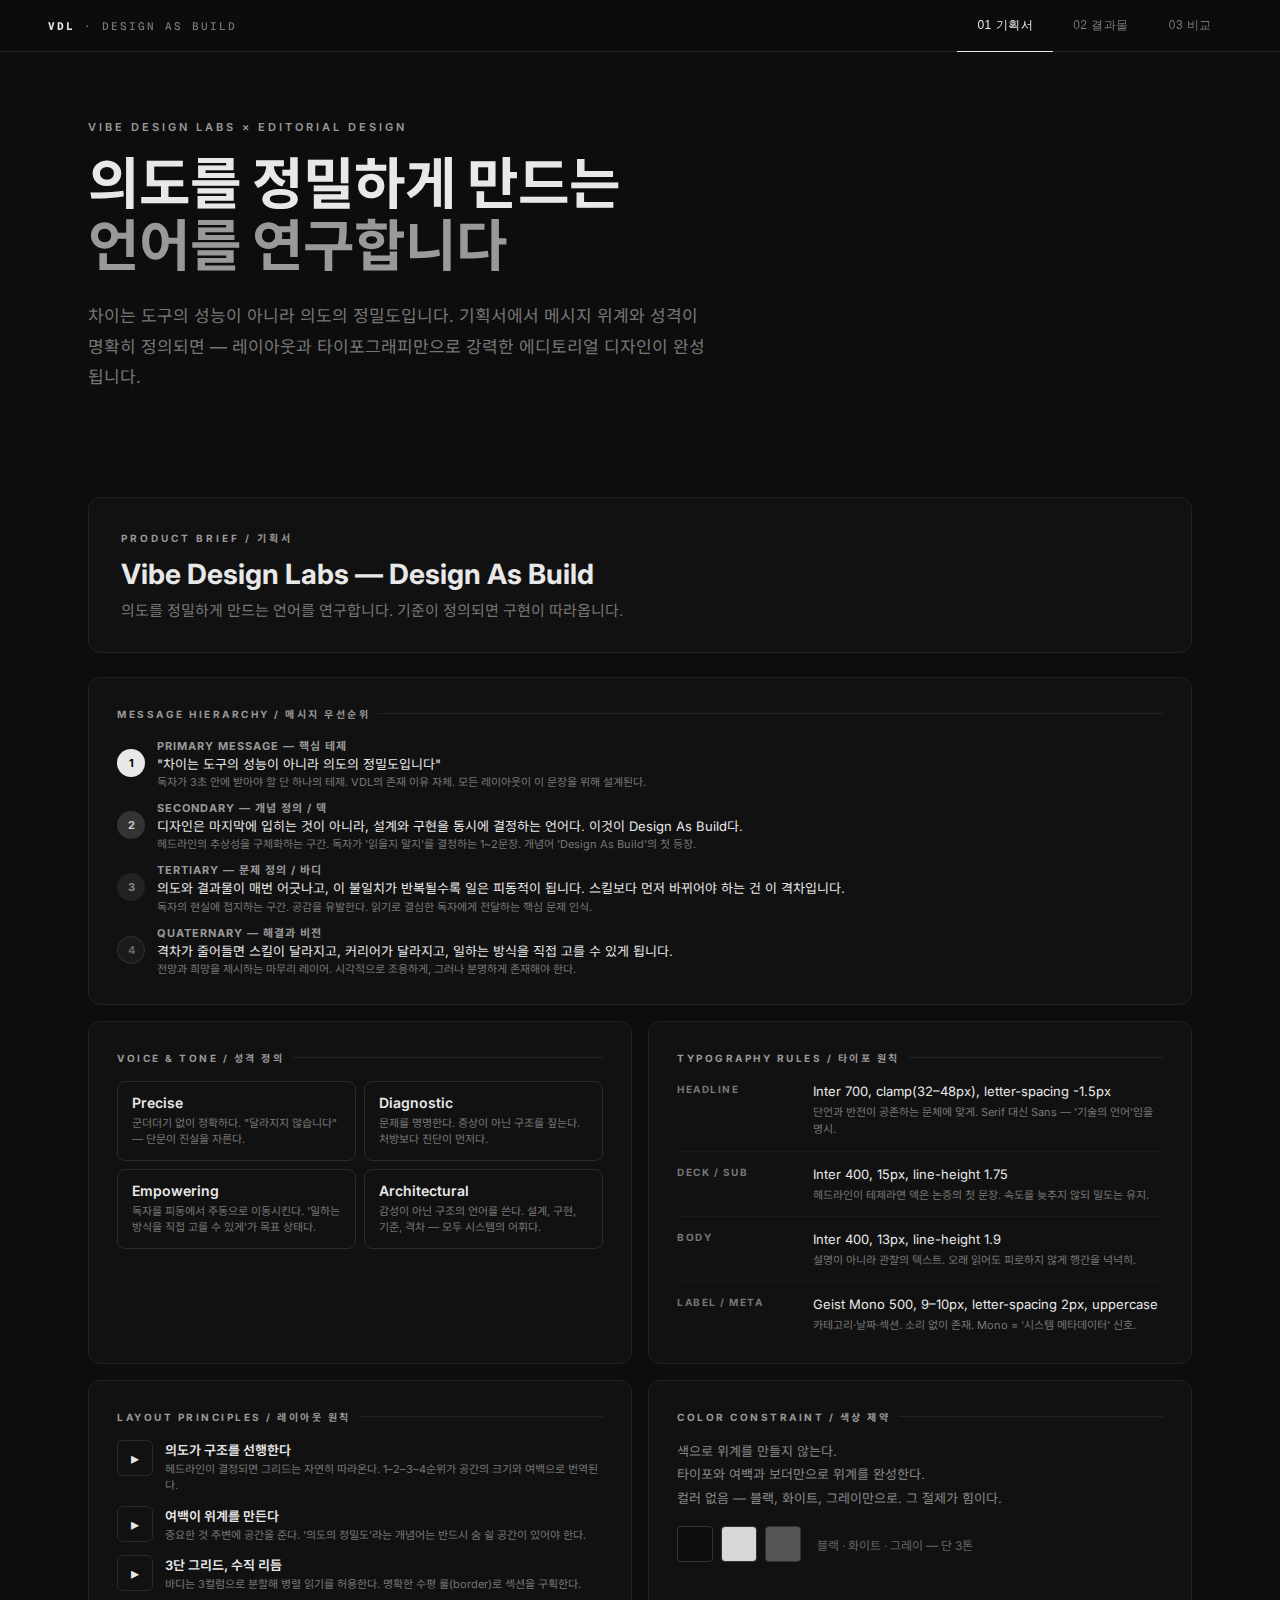
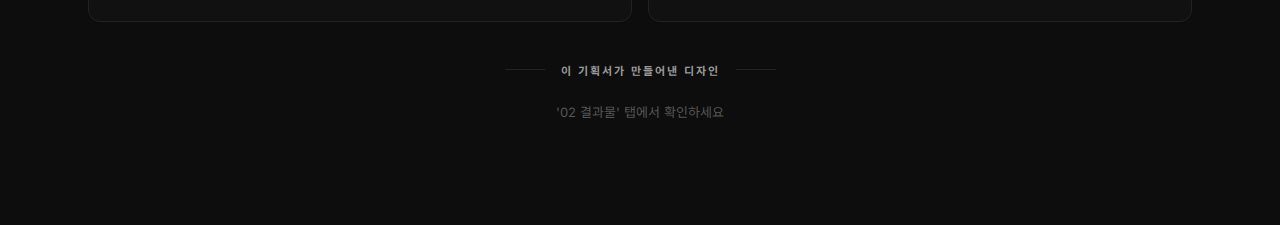
<file: templates/editorial_demo.html>
<!DOCTYPE html>
<html lang="ko">
<head>
  <meta charset="UTF-8" />
  <meta name="viewport" content="width=device-width, initial-scale=1.0" />
  <title>기획서 → 에디토리얼 디자인 데모</title>
  <link rel="preconnect" href="https://fonts.googleapis.com">
  <link rel="preconnect" href="https://fonts.gstatic.com" crossorigin>
  <link href="https://fonts.googleapis.com/css2?family=Noto+Sans+KR:wght@300;400;500;700&family=Inter:wght@300;400;500;600;700&family=Geist+Mono:wght@300;400;500&display=swap" rel="stylesheet">
  <style>
    /* ─────────────────────────────────────────
       META LAYER — 설명 UI (기획서 뷰어)
    ───────────────────────────────────────── */
    :root {
      --meta-bg: #0d0d0d;
      --meta-border: #222;
      --meta-text: #777;
      --meta-accent: #999;
      --meta-white: #e8e8e8;

      /* editorial palette — pure black & white, no color */
      --paper: #0e0e0e;
      --ink: #d8d8d8;
      --ink-mid: #808080;
      --ink-light: #3a3a3a;
      --rule: #1c1c1c;
      --accent-ed: #aaaaaa;
      --accent-glow: rgba(255, 255, 255, 0.04);
    }

    *, *::before, *::after { box-sizing: border-box; margin: 0; padding: 0; }

    html { scroll-behavior: smooth; }

    body {
      background: var(--meta-bg);
      color: var(--meta-white);
      font-family: 'Inter', 'Noto Sans KR', sans-serif;
      min-height: 100vh;
    }

    /* ── 인트로 섹션 ── */
    .intro {
      max-width: 1200px;
      margin: 0 auto;
      padding: 120px 48px 56px;
    }

    .intro-eyebrow {
      font-size: 11px;
      font-weight: 600;
      letter-spacing: 3px;
      text-transform: uppercase;
      color: var(--meta-accent);
      margin-bottom: 20px;
    }

    .intro-title {
      font-size: clamp(32px, 5vw, 56px);
      font-weight: 700;
      line-height: 1.1;
      color: var(--meta-white);
      margin-bottom: 24px;
      letter-spacing: -1px;
    }

    .intro-title span {
      color: var(--meta-accent);
    }

    .intro-desc {
      font-size: 17px;
      color: var(--meta-text);
      line-height: 1.8;
      max-width: 620px;
      margin-bottom: 48px;
    }

    /* ── 상단 고정 네비게이션 ── */
    .site-nav {
      position: fixed;
      top: 0;
      left: 0;
      right: 0;
      z-index: 100;
      background: rgba(13, 13, 13, 0.88);
      backdrop-filter: blur(12px);
      -webkit-backdrop-filter: blur(12px);
      border-bottom: 1px solid var(--meta-border);
      display: flex;
      align-items: center;
      justify-content: space-between;
      padding: 0 48px;
      height: 52px;
    }

    .site-nav-logo {
      font-family: 'Geist Mono', monospace;
      font-size: 11px;
      font-weight: 500;
      letter-spacing: 2px;
      text-transform: uppercase;
      color: var(--meta-text);
    }

    .site-nav-logo span {
      color: var(--meta-white);
      font-weight: 700;
    }

    .tab-nav {
      display: flex;
      gap: 0;
      align-items: center;
    }

    .tab-btn {
      padding: 0 20px;
      height: 52px;
      font-size: 12px;
      font-weight: 500;
      letter-spacing: 0.5px;
      background: transparent;
      border: none;
      color: var(--meta-text);
      cursor: pointer;
      transition: color 0.15s;
      position: relative;
      display: flex;
      align-items: center;
    }

    .tab-btn::after {
      content: '';
      position: absolute;
      bottom: 0;
      left: 0;
      right: 0;
      height: 1px;
      background: var(--meta-white);
      opacity: 0;
      transition: opacity 0.15s;
    }

    .tab-btn.active {
      color: var(--meta-white);
    }

    .tab-btn.active::after {
      opacity: 1;
    }

    .tab-btn:hover:not(.active) {
      color: #bbb;
    }

    /* ── 뷰 컨테이너 ── */
    .view { display: none; }
    .view.active { display: block; }

    /* ══════════════════════════════════════════
       기획서 뷰
    ══════════════════════════════════════════ */
    .brief-view {
      max-width: 1200px;
      margin: 0 auto;
      padding: 0 48px 80px;
      padding-top: 0;
    }

    .brief-header {
      border: 1px solid var(--meta-border);
      border-radius: 12px;
      padding: 32px;
      margin-bottom: 24px;
      background: #111;
    }

    .brief-label {
      font-size: 10px;
      font-weight: 700;
      letter-spacing: 3px;
      text-transform: uppercase;
      color: var(--meta-accent);
      margin-bottom: 12px;
    }

    .brief-product-name {
      font-size: 28px;
      font-weight: 700;
      color: var(--meta-white);
      margin-bottom: 8px;
    }

    .brief-tagline {
      font-size: 15px;
      color: var(--meta-text);
    }

    /* 기획서 섹션들 */
    .brief-grid {
      display: grid;
      grid-template-columns: 1fr 1fr;
      gap: 16px;
      margin-bottom: 16px;
    }

    @media (max-width: 640px) {
      .brief-grid { grid-template-columns: 1fr; }
    }

    .brief-card {
      border: 1px solid var(--meta-border);
      border-radius: 12px;
      padding: 28px;
      background: #111;
    }

    .brief-card.full {
      grid-column: 1 / -1;
    }

    .brief-card-label {
      font-size: 10px;
      font-weight: 700;
      letter-spacing: 2.5px;
      text-transform: uppercase;
      color: var(--meta-accent);
      margin-bottom: 16px;
      display: flex;
      align-items: center;
      gap: 8px;
    }

    .brief-card-label::after {
      content: '';
      flex: 1;
      height: 1px;
      background: var(--meta-border);
    }

    .brief-card h3 {
      font-size: 15px;
      font-weight: 600;
      color: var(--meta-white);
      margin-bottom: 8px;
    }

    .brief-card p {
      font-size: 13px;
      color: var(--meta-text);
      line-height: 1.7;
    }

    /* 하이어라키 시각화 */
    .hierarchy-list {
      display: flex;
      flex-direction: column;
      gap: 10px;
    }

    .hierarchy-item {
      display: flex;
      align-items: center;
      gap: 12px;
    }

    .h-rank {
      width: 28px;
      height: 28px;
      border-radius: 50%;
      display: flex;
      align-items: center;
      justify-content: center;
      font-size: 11px;
      font-weight: 700;
      flex-shrink: 0;
    }

    .h-rank.r1 { background: #e8e8e8; color: #000; }
    .h-rank.r2 { background: #333; color: #ccc; }
    .h-rank.r3 { background: #222; color: #888; }
    .h-rank.r4 { background: #1a1a1a; color: #666; border: 1px solid #333; }

    .h-content {
      flex: 1;
    }

    .h-role {
      font-size: 11px;
      font-weight: 700;
      letter-spacing: 1px;
      text-transform: uppercase;
      color: var(--meta-accent);
      margin-bottom: 2px;
    }

    .h-text {
      font-size: 13px;
      color: var(--meta-white);
      line-height: 1.4;
    }

    .h-note {
      font-size: 11px;
      color: var(--meta-text);
    }

    /* 성격 태그 */
    .tone-grid {
      display: grid;
      grid-template-columns: 1fr 1fr;
      gap: 8px;
    }

    .tone-item {
      border: 1px solid #2a2a2a;
      border-radius: 8px;
      padding: 12px 14px;
    }

    .tone-word {
      font-size: 14px;
      font-weight: 600;
      color: var(--meta-white);
      margin-bottom: 4px;
    }

    .tone-desc {
      font-size: 11px;
      color: var(--meta-text);
      line-height: 1.5;
    }

    /* 타이포 규칙 */
    .typo-rules {
      display: flex;
      flex-direction: column;
      gap: 12px;
    }

    .typo-rule {
      display: grid;
      grid-template-columns: 120px 1fr;
      gap: 16px;
      align-items: start;
      padding-bottom: 12px;
      border-bottom: 1px solid #1a1a1a;
    }

    .typo-rule:last-child { border-bottom: none; padding-bottom: 0; }

    .typo-role {
      font-size: 10px;
      font-weight: 700;
      letter-spacing: 1.5px;
      text-transform: uppercase;
      color: var(--meta-text);
      padding-top: 2px;
    }

    .typo-spec {
      font-size: 13px;
      color: var(--meta-white);
      line-height: 1.6;
    }

    .typo-spec em {
      display: block;
      font-size: 11px;
      color: var(--meta-text);
      font-style: normal;
      margin-top: 2px;
    }

    /* 레이아웃 규칙 */
    .layout-rules {
      display: flex;
      flex-direction: column;
      gap: 12px;
    }

    .layout-rule {
      display: flex;
      align-items: flex-start;
      gap: 12px;
    }

    .layout-icon {
      width: 36px;
      height: 36px;
      border: 1px solid #2a2a2a;
      border-radius: 6px;
      display: flex;
      align-items: center;
      justify-content: center;
      font-size: 16px;
      flex-shrink: 0;
    }

    .layout-text {
      flex: 1;
    }

    .layout-rule-name {
      font-size: 13px;
      font-weight: 600;
      color: var(--meta-white);
      margin-bottom: 2px;
    }

    .layout-rule-desc {
      font-size: 11px;
      color: var(--meta-text);
      line-height: 1.5;
    }

    /* ── 화살표 연결 ── */
    .arrow-connector {
      display: flex;
      justify-content: center;
      align-items: center;
      padding: 24px 0;
      gap: 16px;
    }

    .arrow-connector-line {
      height: 1px;
      width: 40px;
      background: var(--meta-border);
    }

    .arrow-connector-text {
      font-size: 11px;
      font-weight: 700;
      letter-spacing: 2px;
      text-transform: uppercase;
      color: var(--meta-accent);
    }

    /* ══════════════════════════════════════════
       에디토리얼 디자인 뷰 (실제 결과물 — 전체 화면)
    ══════════════════════════════════════════ */
    .design-view {
      max-width: 100%;
      margin: 0;
      padding: 0;
    }

    .design-frame {
      /* 프레임 없음 — 전체 너비 그대로 */
    }

    /* ══════════════════════════════════════════
       실제 에디토리얼 페이지 스타일 — Dark Monoline
    ══════════════════════════════════════════ */
    .editorial {
      background: var(--paper);
      color: var(--ink);
      font-family: 'Inter', 'Noto Sans KR', sans-serif;
    }

    /* 에디토리얼 헤더 */
    .ed-masthead {
      border-bottom: 1px solid var(--rule);
      padding: 18px 48px;
      display: grid;
      grid-template-columns: 1fr auto 1fr;
      align-items: center;
    }

    .ed-issue {
      font-family: 'Geist Mono', 'Courier New', monospace;
      font-size: 10px;
      font-weight: 400;
      letter-spacing: 1px;
      color: var(--ink-light);
    }

    .ed-logo {
      font-family: 'Inter', sans-serif;
      font-size: 15px;
      font-weight: 700;
      text-align: center;
      letter-spacing: 4px;
      text-transform: uppercase;
      color: var(--ink);
    }

    .ed-date {
      font-family: 'Geist Mono', 'Courier New', monospace;
      font-size: 10px;
      font-weight: 400;
      color: var(--ink-light);
      text-align: right;
    }

    /* 에디토리얼 히어로 */
    .ed-hero {
      padding: 56px 48px 48px;
      border-bottom: 1px solid var(--rule);
      display: grid;
      grid-template-columns: 1fr 300px;
      gap: 48px;
      align-items: start;
    }

    .ed-category {
      font-family: 'Geist Mono', 'Courier New', monospace;
      font-size: 10px;
      font-weight: 500;
      letter-spacing: 2px;
      text-transform: uppercase;
      color: var(--accent-ed);
      margin-bottom: 24px;
      display: flex;
      align-items: center;
      gap: 10px;
    }

    .ed-category::before {
      content: '';
      width: 6px;
      height: 6px;
      border-radius: 50%;
      background: var(--accent-ed);
      flex-shrink: 0;
    }

    .ed-headline {
      font-family: 'Inter', sans-serif;
      font-size: clamp(32px, 4vw, 48px);
      font-weight: 700;
      line-height: 1.08;
      letter-spacing: -1.5px;
      color: var(--ink);
      margin-bottom: 24px;
    }

    .ed-headline em {
      font-style: normal;
      color: var(--accent-ed);
      background: var(--accent-glow);
      padding: 0 4px;
      border-radius: 4px;
    }

    .ed-deck {
      font-family: 'Inter', sans-serif;
      font-size: 15px;
      font-weight: 400;
      line-height: 1.75;
      color: var(--ink-mid);
      margin-bottom: 32px;
      max-width: 480px;
    }

    .ed-byline-row {
      display: flex;
      align-items: center;
      gap: 12px;
      padding-top: 20px;
      border-top: 1px solid var(--rule);
    }

    .ed-byline-avatar {
      width: 32px;
      height: 32px;
      border-radius: 50%;
      border: 1px solid var(--rule);
      background: var(--accent-glow);
      display: flex;
      align-items: center;
      justify-content: center;
      color: var(--ink-mid);
      font-family: 'Inter', sans-serif;
      font-size: 12px;
      font-weight: 700;
    }

    .ed-byline-info {}

    .ed-byline-name {
      font-family: 'Inter', sans-serif;
      font-size: 12px;
      font-weight: 600;
      color: var(--ink);
    }

    .ed-byline-role {
      font-family: 'Geist Mono', monospace;
      font-size: 10px;
      color: var(--ink-light);
    }

    /* 사이드 메타 */
    .ed-side-meta {
      padding-top: 52px;
      display: flex;
      flex-direction: column;
      gap: 20px;
    }

    .ed-pull-quote {
      border: 1px solid var(--rule);
      border-left: 2px solid var(--ink-light);
      padding: 16px 20px;
      border-radius: 0 6px 6px 0;
      background: transparent;
    }

    .ed-pull-text {
      font-family: 'Inter', sans-serif;
      font-size: 14px;
      font-weight: 500;
      line-height: 1.6;
      color: var(--ink);
    }

    .ed-pull-attr {
      font-family: 'Geist Mono', monospace;
      font-size: 10px;
      color: var(--ink-light);
      margin-top: 10px;
    }

    .ed-key-facts {
      border: 1px solid var(--rule);
      padding: 20px;
      border-radius: 8px;
      background: #121212;
    }

    .ed-facts-label {
      font-family: 'Geist Mono', monospace;
      font-size: 9px;
      font-weight: 500;
      letter-spacing: 2px;
      text-transform: uppercase;
      color: var(--ink-light);
      margin-bottom: 16px;
    }

    .ed-fact-item {
      display: flex;
      flex-direction: column;
      gap: 3px;
      padding: 10px 0;
      border-bottom: 1px solid var(--rule);
    }

    .ed-fact-item:last-child { border-bottom: none; }

    .ed-fact-num {
      font-family: 'Inter', sans-serif;
      font-size: 28px;
      font-weight: 700;
      color: var(--ink);
      letter-spacing: -1px;
      line-height: 1;
    }

    .ed-fact-label {
      font-family: 'Inter', sans-serif;
      font-size: 11px;
      color: var(--ink-mid);
      line-height: 1.4;
    }

    /* 에디토리얼 바디 */
    .ed-body {
      padding: 40px 48px;
      display: grid;
      grid-template-columns: 1fr 1fr 1fr;
      gap: 32px;
      border-bottom: 1px solid var(--rule);
    }

    .ed-lead-para {
      font-family: 'Inter', sans-serif;
      font-size: 15px;
      font-weight: 400;
      line-height: 1.85;
      color: var(--ink);
    }

    /* drop cap — monoline 버전: 숫자 인덱스 */
    .ed-lead-para::before {
      content: '01';
      font-family: 'Geist Mono', monospace;
      font-size: 11px;
      font-weight: 500;
      color: var(--accent-ed);
      display: block;
      margin-bottom: 12px;
      letter-spacing: 1px;
    }

    .ed-body-para {
      font-family: 'Inter', sans-serif;
      font-size: 13px;
      font-weight: 400;
      line-height: 1.9;
      color: var(--ink-mid);
    }

    .ed-section-head {
      font-family: 'Geist Mono', 'Courier New', monospace;
      font-size: 9px;
      font-weight: 500;
      letter-spacing: 2px;
      text-transform: uppercase;
      color: var(--accent-ed);
      margin-bottom: 10px;
      margin-top: 20px;
    }

    .ed-section-head:first-child { margin-top: 0; }

    /* 에디토리얼 푸터 */
    .ed-footer {
      padding: 16px 48px;
      display: flex;
      align-items: center;
      justify-content: space-between;
      border-top: 1px solid var(--rule);
    }

    .ed-footer-left {
      font-family: 'Geist Mono', monospace;
      font-size: 10px;
      color: var(--ink-light);
    }

    .ed-footer-tags {
      display: flex;
      gap: 6px;
    }

    .ed-tag {
      font-family: 'Geist Mono', monospace;
      font-size: 9px;
      font-weight: 500;
      letter-spacing: 1px;
      text-transform: uppercase;
      border: 1px solid var(--rule);
      padding: 3px 8px;
      border-radius: 4px;
      color: var(--ink-light);
    }

    .ed-footer-page {
      font-family: 'Geist Mono', monospace;
      font-size: 12px;
      color: var(--ink-light);
    }

    /* ══════════════════════════════════════════
       비교 뷰 (split)
    ══════════════════════════════════════════ */
    .compare-view {
      max-width: 1400px;
      margin: 0 auto;
      padding: 0 48px 80px;
    }

    .compare-grid {
      display: grid;
      grid-template-columns: 1fr 1fr;
      gap: 24px;
    }

    @media (max-width: 900px) {
      .compare-grid { grid-template-columns: 1fr; }
    }

    .compare-panel {
      border: 1px solid var(--meta-border);
      border-radius: 12px;
      overflow: hidden;
    }

    .compare-panel-header {
      background: #111;
      padding: 16px 20px;
      border-bottom: 1px solid var(--meta-border);
      display: flex;
      align-items: center;
      justify-content: space-between;
    }

    .compare-panel-title {
      font-size: 11px;
      font-weight: 700;
      letter-spacing: 2px;
      text-transform: uppercase;
    }

    .compare-panel-title.brief-color { color: var(--meta-accent); }
    .compare-panel-title.design-color { color: #e8e8e8; }

    .compare-panel-body {
      padding: 24px;
      background: #0a0a0a;
    }

    /* 기획서 미니 뷰 */
    .mini-brief {}

    .mini-section {
      margin-bottom: 20px;
      padding-bottom: 20px;
      border-bottom: 1px solid #1a1a1a;
    }

    .mini-section:last-child { border-bottom: none; margin-bottom: 0; padding-bottom: 0; }

    .mini-label {
      font-size: 9px;
      font-weight: 700;
      letter-spacing: 2px;
      text-transform: uppercase;
      color: var(--meta-accent);
      margin-bottom: 10px;
    }

    .mini-h-item {
      display: flex;
      align-items: flex-start;
      gap: 10px;
      margin-bottom: 8px;
    }

    .mini-h-num {
      width: 20px;
      height: 20px;
      border-radius: 50%;
      font-size: 10px;
      font-weight: 700;
      display: flex;
      align-items: center;
      justify-content: center;
      flex-shrink: 0;
      margin-top: 1px;
    }

    .mini-h-num.n1 { background: #e8e8e8; color: #000; }
    .mini-h-num.n2 { background: #333; color: #ccc; }
    .mini-h-num.n3 { background: #222; color: #777; }

    .mini-h-text {
      font-size: 12px;
      color: var(--meta-white);
      line-height: 1.5;
    }

    .mini-h-note {
      font-size: 10px;
      color: var(--meta-text);
    }

    .mini-rule-item {
      display: flex;
      gap: 8px;
      margin-bottom: 6px;
      align-items: flex-start;
    }

    .mini-rule-bullet {
      width: 4px;
      height: 4px;
      border-radius: 50%;
      background: var(--meta-accent);
      margin-top: 6px;
      flex-shrink: 0;
    }

    .mini-rule-text {
      font-size: 12px;
      color: var(--meta-text);
      line-height: 1.5;
    }

    /* 에디토리얼 미니 뷰 - 스크롤 가능 */
    .compare-panel-body.design-body {
      padding: 0;
      background: #0b0b0b;
    }

    .mini-editorial {
      transform-origin: top left;
      transform: scale(0.45);
      width: 222%;
      pointer-events: none;
    }

    /* 어노테이션 */
    .annotation-list {
      padding: 16px 20px;
      background: #0a0a0a;
      border-top: 1px solid var(--meta-border);
      display: flex;
      flex-direction: column;
      gap: 8px;
    }

    .annotation-item {
      display: flex;
      gap: 10px;
      align-items: flex-start;
    }

    .annotation-num {
      width: 20px;
      height: 20px;
      border-radius: 50%;
      background: #e8e8e8;
      color: #000;
      font-size: 10px;
      font-weight: 700;
      display: flex;
      align-items: center;
      justify-content: center;
      flex-shrink: 0;
    }

    .annotation-text {
      font-size: 11px;
      color: var(--meta-text);
      line-height: 1.6;
    }

    .annotation-text strong {
      color: var(--meta-white);
    }

    /* ── 원칙 섹션 ── */
    .principles {
      max-width: 1400px;
      margin: 0 auto;
      padding: 0 48px 80px;
    }

    .principles-title {
      font-size: 13px;
      font-weight: 700;
      letter-spacing: 2px;
      text-transform: uppercase;
      color: var(--meta-text);
      margin-bottom: 24px;
      padding-top: 16px;
    }

    .principle-grid {
      display: grid;
      grid-template-columns: repeat(3, 1fr);
      gap: 16px;
    }

    @media (max-width: 640px) {
      .principle-grid { grid-template-columns: 1fr; }
    }

    .principle-card {
      border: 1px solid var(--meta-border);
      border-radius: 10px;
      padding: 24px;
      background: #0a0a0a;
    }

    .principle-num {
      font-family: 'DM Serif Display', serif;
      font-size: 36px;
      color: #222;
      line-height: 1;
      margin-bottom: 12px;
    }

    .principle-name {
      font-size: 14px;
      font-weight: 700;
      color: var(--meta-white);
      margin-bottom: 8px;
    }

    .principle-desc {
      font-size: 12px;
      color: var(--meta-text);
      line-height: 1.7;
    }

    .principle-example {
      margin-top: 12px;
      padding: 10px 12px;
      background: #111;
      border-radius: 6px;
      font-size: 11px;
      color: var(--meta-accent);
      border-left: 2px solid var(--meta-accent);
    }

    /* ── 반응형 에디토리얼 ── */
    @media (max-width: 760px) {
      .ed-masthead { padding: 16px 24px; }
      .ed-hero { grid-template-columns: 1fr; padding: 32px 24px; }
      .ed-side-meta { padding-top: 0; }
      .ed-body { grid-template-columns: 1fr; padding: 28px 24px; }
      .ed-footer { padding: 20px 24px; }
      .brief-view, .design-view { padding: 0 24px 60px; }
    }

    @media (max-width: 500px) {
      .ed-logo { font-size: 14px; letter-spacing: 3px; }
      .intro { padding: 48px 20px 32px; }
      .tab-nav { width: 100%; }
      .tab-btn { flex: 1; padding: 12px 12px; font-size: 12px; }
    }
  </style>
</head>
<body>

  <!-- ── 상단 고정 nav ── -->
  <nav class="site-nav">
    <div class="site-nav-logo"><span>VDL</span> · Design As Build</div>
    <div class="tab-nav" role="tablist">
      <button class="tab-btn active" onclick="switchView('brief')" role="tab">01 기획서</button>
      <button class="tab-btn" onclick="switchView('design')" role="tab">02 결과물</button>
      <button class="tab-btn" onclick="switchView('compare')" role="tab">03 비교</button>
    </div>
  </nav>

  <!-- ── 인트로 ── -->
  <div class="intro" id="section-intro">
    <div class="intro-eyebrow">Vibe Design Labs × Editorial Design</div>
    <h1 class="intro-title">
      의도를 정밀하게 만드는<br><span>언어를 연구합니다</span>
    </h1>
    <p class="intro-desc">
      차이는 도구의 성능이 아니라 의도의 정밀도입니다.
      기획서에서 메시지 위계와 성격이 명확히 정의되면 —
      레이아웃과 타이포그래피만으로 강력한 에디토리얼 디자인이 완성됩니다.
    </p>
  </div>

  <!-- ══════════════════════════════════════════
       01 기획서 뷰
  ══════════════════════════════════════════ -->
  <div class="view brief-view active" id="view-brief">

    <div class="brief-header">
      <div class="brief-label">Product Brief / 기획서</div>
      <div class="brief-product-name">Vibe Design Labs — Design As Build</div>
      <div class="brief-tagline">의도를 정밀하게 만드는 언어를 연구합니다. 기준이 정의되면 구현이 따라옵니다.</div>
    </div>

    <!-- 메시지 하이어라키 -->
    <div class="brief-card full" style="margin-bottom:16px;">
      <div class="brief-card-label">Message Hierarchy / 메시지 우선순위</div>
      <div class="hierarchy-list">

        <div class="hierarchy-item">
          <div class="h-rank r1">1</div>
          <div class="h-content">
            <div class="h-role">Primary Message — 핵심 테제</div>
            <div class="h-text">"차이는 도구의 성능이 아니라 의도의 정밀도입니다"</div>
            <div class="h-note">독자가 3초 안에 받아야 할 단 하나의 테제. VDL의 존재 이유 자체. 모든 레이아웃이 이 문장을 위해 설계된다.</div>
          </div>
        </div>

        <div class="hierarchy-item">
          <div class="h-rank r2">2</div>
          <div class="h-content">
            <div class="h-role">Secondary — 개념 정의 / 덱</div>
            <div class="h-text">디자인은 마지막에 입히는 것이 아니라, 설계와 구현을 동시에 결정하는 언어다. 이것이 Design As Build다.</div>
            <div class="h-note">헤드라인의 추상성을 구체화하는 구간. 독자가 '읽을지 말지'를 결정하는 1~2문장. 개념어 'Design As Build'의 첫 등장.</div>
          </div>
        </div>

        <div class="hierarchy-item">
          <div class="h-rank r3">3</div>
          <div class="h-content">
            <div class="h-role">Tertiary — 문제 정의 / 바디</div>
            <div class="h-text">의도와 결과물이 매번 어긋나고, 이 불일치가 반복될수록 일은 피동적이 됩니다. 스킬보다 먼저 바뀌어야 하는 건 이 격차입니다.</div>
            <div class="h-note">독자의 현실에 접지하는 구간. 공감을 유발한다. 읽기로 결심한 독자에게 전달하는 핵심 문제 인식.</div>
          </div>
        </div>

        <div class="hierarchy-item">
          <div class="h-rank r4">4</div>
          <div class="h-content">
            <div class="h-role">Quaternary — 해결과 비전</div>
            <div class="h-text">격차가 줄어들면 스킬이 달라지고, 커리어가 달라지고, 일하는 방식을 직접 고를 수 있게 됩니다.</div>
            <div class="h-note">전망과 희망을 제시하는 마무리 레이어. 시각적으로 조용하게, 그러나 분명하게 존재해야 한다.</div>
          </div>
        </div>

      </div>
    </div>

    <div class="brief-grid">
      <!-- 보이스 & 톤 -->
      <div class="brief-card">
        <div class="brief-card-label">Voice & Tone / 성격 정의</div>
        <div class="tone-grid">
          <div class="tone-item">
            <div class="tone-word">Precise</div>
            <div class="tone-desc">군더더기 없이 정확하다. "달라지지 않습니다" — 단문이 진실을 자른다.</div>
          </div>
          <div class="tone-item">
            <div class="tone-word">Diagnostic</div>
            <div class="tone-desc">문제를 명명한다. 증상이 아닌 구조를 짚는다. 처방보다 진단이 먼저다.</div>
          </div>
          <div class="tone-item">
            <div class="tone-word">Empowering</div>
            <div class="tone-desc">독자를 피동에서 주동으로 이동시킨다. '일하는 방식을 직접 고를 수 있게'가 목표 상태다.</div>
          </div>
          <div class="tone-item">
            <div class="tone-word">Architectural</div>
            <div class="tone-desc">감성이 아닌 구조의 언어를 쓴다. 설계, 구현, 기준, 격차 — 모두 시스템의 어휘다.</div>
          </div>
        </div>
      </div>

      <!-- 타이포그래피 원칙 -->
      <div class="brief-card">
        <div class="brief-card-label">Typography Rules / 타이포 원칙</div>
        <div class="typo-rules">
          <div class="typo-rule">
            <div class="typo-role">Headline</div>
            <div class="typo-spec">
              Inter 700, clamp(32–48px), letter-spacing -1.5px
              <em>단언과 반전이 공존하는 문체에 맞게. Serif 대신 Sans — '기술의 언어'임을 명시.</em>
            </div>
          </div>
          <div class="typo-rule">
            <div class="typo-role">Deck / Sub</div>
            <div class="typo-spec">
              Inter 400, 15px, line-height 1.75
              <em>헤드라인이 테제라면 덱은 논증의 첫 문장. 속도를 늦추지 않되 밀도는 유지.</em>
            </div>
          </div>
          <div class="typo-rule">
            <div class="typo-role">Body</div>
            <div class="typo-spec">
              Inter 400, 13px, line-height 1.9
              <em>설명이 아니라 관찰의 텍스트. 오래 읽어도 피로하지 않게 행간을 넉넉히.</em>
            </div>
          </div>
          <div class="typo-rule">
            <div class="typo-role">Label / Meta</div>
            <div class="typo-spec">
              Geist Mono 500, 9–10px, letter-spacing 2px, uppercase
              <em>카테고리·날짜·섹션. 소리 없이 존재. Mono = '시스템 메타데이터' 신호.</em>
            </div>
          </div>
        </div>
      </div>

      <!-- 레이아웃 원칙 -->
      <div class="brief-card">
        <div class="brief-card-label">Layout Principles / 레이아웃 원칙</div>
        <div class="layout-rules">
          <div class="layout-rule">
            <div class="layout-icon">▸</div>
            <div class="layout-text">
              <div class="layout-rule-name">의도가 구조를 선행한다</div>
              <div class="layout-rule-desc">헤드라인이 결정되면 그리드는 자연히 따라온다. 1–2–3–4순위가 공간의 크기와 여백으로 번역된다.</div>
            </div>
          </div>
          <div class="layout-rule">
            <div class="layout-icon">▸</div>
            <div class="layout-text">
              <div class="layout-rule-name">여백이 위계를 만든다</div>
              <div class="layout-rule-desc">중요한 것 주변에 공간을 준다. '의도의 정밀도'라는 개념어는 반드시 숨 쉴 공간이 있어야 한다.</div>
            </div>
          </div>
          <div class="layout-rule">
            <div class="layout-icon">▸</div>
            <div class="layout-text">
              <div class="layout-rule-name">3단 그리드, 수직 리듬</div>
              <div class="layout-rule-desc">바디는 3컬럼으로 분할해 병렬 읽기를 허용한다. 명확한 수평 룰(border)로 섹션을 구획한다.</div>
            </div>
          </div>
        </div>
      </div>

      <!-- 색상 제약 -->
      <div class="brief-card">
        <div class="brief-card-label">Color Constraint / 색상 제약</div>
        <p style="font-size:13px; color:#888; line-height:1.8; margin-bottom:16px;">
          색으로 위계를 만들지 않는다.<br>
          타이포와 여백과 보더만으로 위계를 완성한다.<br>
          컬러 없음 — 블랙, 화이트, 그레이만으로. 그 절제가 힘이다.
        </p>
        <div style="display:flex; gap:8px; align-items:center;">
          <div style="width:36px;height:36px;border-radius:4px;background:#0e0e0e;border:1px solid #333;"></div>
          <div style="width:36px;height:36px;border-radius:4px;background:#d8d8d8;border:1px solid #333;"></div>
          <div style="width:36px;height:36px;border-radius:4px;background:#555555;border:1px solid #333;"></div>
          <div style="font-size:12px;color:#666;margin-left:8px;">블랙 · 화이트 · 그레이 — 단 3톤</div>
        </div>
      </div>
    </div>

    <div class="arrow-connector">
      <div class="arrow-connector-line"></div>
      <div class="arrow-connector-text">이 기획서가 만들어낸 디자인</div>
      <div class="arrow-connector-line"></div>
    </div>

    <p style="text-align:center; font-size:13px; color:#555; margin-bottom:24px;">
      '02 결과물' 탭에서 확인하세요
    </p>

  </div>

  <!-- ══════════════════════════════════════════
       02 에디토리얼 결과물 뷰
  ══════════════════════════════════════════ -->
  <div class="view design-view" id="view-design">
    <div class="design-frame">

      <!-- 에디토리얼 페이지 -->
      <div class="editorial" id="editorial-main">

        <!-- 마스트헤드 -->
        <div class="ed-masthead">
          <div class="ed-issue">Vol. 01 · No. 1</div>
          <div class="ed-logo">VDL</div>
          <div class="ed-date">Feb 22, 2026</div>
        </div>

        <!-- 히어로 -->
        <div class="ed-hero">
          <div class="ed-hero-main">
            <div class="ed-category">Design × Methodology</div>
            <h1 class="ed-headline">
              차이는 도구의 성능이 아니라<br><em>의도의 정밀도</em>입니다
            </h1>
            <p class="ed-deck">
              프롬프트를 고치는 것이 아니라 의도를 설계하는 것.
              디자인을 나중에 입히는 것이 아니라 구현과 동시에 결정하는 것 —
              이것이 VDL이 말하는 Design As Build다.
            </p>
            <div class="ed-byline-row">
              <div class="ed-byline-avatar">V</div>
              <div class="ed-byline-info">
                <div class="ed-byline-name">Vibe Design Labs</div>
                <div class="ed-byline-role">Design × Methodology · Manifesto</div>
              </div>
            </div>
          </div>

          <div class="ed-side-meta">
            <div class="ed-pull-quote">
              <div class="ed-pull-text">
                "기준이 정의되면<br>구현이 따라옵니다."
              </div>
              <div class="ed-pull-attr">— Vibe Design Labs</div>
            </div>

            <div class="ed-key-facts">
              <div class="ed-facts-label">Key Numbers</div>
              <div class="ed-fact-item">
                <div class="ed-fact-num">∞</div>
                <div class="ed-fact-label">더 좋은 도구를 기다리며 낭비된 반복의 횟수</div>
              </div>
              <div class="ed-fact-item">
                <div class="ed-fact-num">1</div>
                <div class="ed-fact-label">먼저 정의해야 할 것 — 의도의 정밀도</div>
              </div>
              <div class="ed-fact-item">
                <div class="ed-fact-num">3</div>
                <div class="ed-fact-label">격차가 줄면 달라지는 것 — 스킬, 커리어, 일하는 방식</div>
              </div>
            </div>
          </div>
        </div>

        <!-- 바디 -->
        <div class="ed-body">
          <div>
            <p class="ed-lead-para">
              프롬프트를 쓰고 엔터를 누릅니다. 거의 맞는 것 같지만 아쉬운 부분이 남습니다. 더 좋은 도구가 나오면 달라질 거라고 생각합니다. 달라지지 않습니다. 문제는 도구의 성능이 아니라 의도의 정밀도에 있기 때문입니다.
            </p>
          </div>
          <div>
            <div class="ed-section-head">Principle — Design As Build</div>
            <p class="ed-body-para">
              대부분 일단 만들고, 디자인은 나중에 다듬으려 합니다. 순서가 반대입니다. 디자인은 마지막에 입히는 것이 아니라, 설계와 구현을 동시에 결정하는 언어입니다. 기준이 정의되면 구현이 따라옵니다. 이것이 Design As Build입니다.
            </p>
          </div>
          <div>
            <div class="ed-section-head">Outcome — 격차를 줄인다</div>
            <p class="ed-body-para">
              각자의 전문성으로 설계한 의도와 결과물이 매번 어긋납니다. 이 불일치가 반복될수록 일은 피동적이 됩니다. 격차가 줄어들면 스킬이 달라지고, 커리어가 달라지고, 일하는 방식을 직접 고를 수 있게 됩니다.
            </p>
          </div>
        </div>

        <!-- 푸터 -->
        <div class="ed-footer">
          <div class="ed-footer-left">© 2026 Vibe Design Labs · The Vibe Standard</div>
          <div class="ed-footer-tags">
            <span class="ed-tag">Design</span>
            <span class="ed-tag">Methodology</span>
            <span class="ed-tag">Build</span>
          </div>
          <div class="ed-footer-page">01</div>
        </div>

      </div>
    </div>
  </div>

  <!-- ══════════════════════════════════════════
       03 비교 뷰
  ══════════════════════════════════════════ -->
  <div class="view compare-view" id="view-compare">
    <div class="compare-grid">

      <!-- 기획서 패널 -->
      <div class="compare-panel">
        <div class="compare-panel-header">
          <div class="compare-panel-title brief-color">01 기획서 — 메시지 정의</div>
        </div>
        <div class="compare-panel-body">
          <div class="mini-brief">

            <div class="mini-section">
              <div class="mini-label">Message Hierarchy</div>
              <div class="mini-h-item">
                <div class="mini-h-num n1">1</div>
                <div>
                  <div class="mini-h-text">핵심 테제 — Inter 700, -1.5px 자간</div>
                  <div class="mini-h-note">"차이는 도구가 아닌 의도의 정밀도"</div>
                </div>
              </div>
              <div class="mini-h-item">
                <div class="mini-h-num n2">2</div>
                <div>
                  <div class="mini-h-text">개념 정의 — Inter 400, 15px, 1.75행간</div>
                  <div class="mini-h-note">Design As Build 첫 등장</div>
                </div>
              </div>
              <div class="mini-h-item">
                <div class="mini-h-num n3">3</div>
                <div>
                  <div class="mini-h-text">문제·비전 — Inter 400, 13px, 1.9행간</div>
                  <div class="mini-h-note">격차, 공감, 전망</div>
                </div>
              </div>
            </div>

            <div class="mini-section">
              <div class="mini-label">Voice & Tone</div>
              <div class="mini-rule-item">
                <div class="mini-rule-bullet"></div>
                <div class="mini-rule-text">Precise — 단문이 진실을 자른다</div>
              </div>
              <div class="mini-rule-item">
                <div class="mini-rule-bullet"></div>
                <div class="mini-rule-text">Diagnostic — 증상 아닌 구조를 짚는다</div>
              </div>
              <div class="mini-rule-item">
                <div class="mini-rule-bullet"></div>
                <div class="mini-rule-text">Architectural — 설계·구현·기준의 어휘</div>
              </div>
            </div>

            <div class="mini-section">
              <div class="mini-label">Layout & Color</div>
              <div class="mini-rule-item">
                <div class="mini-rule-bullet"></div>
                <div class="mini-rule-text">의도가 구조를 선행 — 위계 → 그리드</div>
              </div>
              <div class="mini-rule-item">
                <div class="mini-rule-bullet"></div>
                <div class="mini-rule-text">여백 = 중요성. 색이 아닌 공간으로</div>
              </div>
              <div class="mini-rule-item">
                <div class="mini-rule-bullet"></div>
                <div class="mini-rule-text">인디고 단 1색 — 강조어·도트·섹션만</div>
              </div>
            </div>

          </div>
        </div>
      </div>

      <!-- 결과물 패널 -->
      <div class="compare-panel">
        <div class="compare-panel-header">
          <div class="compare-panel-title design-color">02 결과물 — 레이아웃 + 타이포만으로</div>
        </div>
        <div class="compare-panel-body design-body" style="overflow:hidden; height:460px;">
          <div class="mini-editorial">
            <div class="editorial">
              <div class="ed-masthead">
                <div class="ed-issue">Vol. 01 · No. 1</div>
                <div class="ed-logo">VDL</div>
                <div class="ed-date">Feb 22, 2026</div>
              </div>
              <div class="ed-hero">
                <div class="ed-hero-main">
                  <div class="ed-category">Design × Methodology</div>
                  <h1 class="ed-headline">차이는 도구의 성능이 아니라<br><em>의도의 정밀도</em>입니다</h1>
                  <p class="ed-deck">프롬프트를 고치는 것이 아니라 의도를 설계하는 것. 디자인을 나중에 입히는 것이 아니라 구현과 동시에 결정하는 것 — 이것이 Design As Build다.</p>
                  <div class="ed-byline-row">
                    <div class="ed-byline-avatar">V</div>
                    <div class="ed-byline-info">
                      <div class="ed-byline-name">Vibe Design Labs</div>
                      <div class="ed-byline-role">Design × Methodology</div>
                    </div>
                  </div>
                </div>
                <div class="ed-side-meta">
                  <div class="ed-pull-quote">
                    <div class="ed-pull-text">"기준이 정의되면 구현이 따라옵니다."</div>
                    <div class="ed-pull-attr">— Vibe Design Labs</div>
                  </div>
                  <div class="ed-key-facts">
                    <div class="ed-facts-label">Key Numbers</div>
                    <div class="ed-fact-item">
                      <div class="ed-fact-num">∞</div>
                      <div class="ed-fact-label">도구를 기다리며 낭비된 반복</div>
                    </div>
                    <div class="ed-fact-item">
                      <div class="ed-fact-num">1</div>
                      <div class="ed-fact-label">먼저 정의해야 할 것</div>
                    </div>
                  </div>
                </div>
              </div>
            </div>
          </div>
        </div>
        <div class="annotation-list">
          <div class="annotation-item">
            <div class="annotation-num">1</div>
            <div class="annotation-text"><strong>마스트헤드</strong> — Geist Mono 메타 + Inter 700 로고. 기획서 "Architectural" 톤 반영.</div>
          </div>
          <div class="annotation-item">
            <div class="annotation-num">2</div>
            <div class="annotation-text"><strong>헤드라인 em 강조</strong> — "의도의 정밀도"에만 인디고. 기획서 1순위 메시지를 시각 언어로 번역.</div>
          </div>
          <div class="annotation-item">
            <div class="annotation-num">3</div>
            <div class="annotation-text"><strong>Key Numbers ∞·1·3</strong> — 수치 없는 개념을 숫자로 번역. 기획서 4순위 메시지의 시각화.</div>
          </div>
          <div class="annotation-item">
            <div class="annotation-num">4</div>
            <div class="annotation-text"><strong>3단 그리드 바디</strong> — Problem·Principle·Outcome. 기획서 위계 3·4순위가 컬럼으로 구현됨.</div>
          </div>
        </div>
      </div>

    </div>

    <!-- 원칙 섹션 -->
    <div class="principles" style="padding-top: 40px;">
      <div class="principles-title">핵심 원칙 — Design As Build가 말하는 것</div>
      <div class="principle-grid">
        <div class="principle-card">
          <div class="principle-num">01</div>
          <div class="principle-name">의도가 구조를 선행한다</div>
          <div class="principle-desc">
            우선순위가 명확하면 레이아웃은 자연스럽게 따라온다.
            기획서의 1순위 메시지가 헤드라인 크기와 위치를 결정한다.
          </div>
          <div class="principle-example">기획서 1순위 → Inter 700 대형 → 인디고 em 강조</div>
        </div>
        <div class="principle-card">
          <div class="principle-num">02</div>
          <div class="principle-name">성격이 폰트를 선택한다</div>
          <div class="principle-desc">
            "Precise, Diagnostic, Architectural"이라는 성격 정의가
            Geist Mono + Inter 조합과 단언형 단문 구조를 결정했다.
          </div>
          <div class="principle-example">Architectural + Precise → Inter 700 + Geist Mono</div>
        </div>
        <div class="principle-card">
          <div class="principle-num">03</div>
          <div class="principle-name">기준이 정의되면 구현이 따라온다</div>
          <div class="principle-desc">
            색상 제약, 타이포 위계, 그리드 규칙이 기획서에 정의되면
            AI는 해석할 여지 없이 정확하게 구현한다.
          </div>
          <div class="principle-example">기획서 완성 → 프롬프트 1회 → 결과물 일치</div>
        </div>
      </div>
    </div>

  </div>

  <script>
    function switchView(viewId) {
      // 모든 뷰 숨기기
      document.querySelectorAll('.view').forEach(v => v.classList.remove('active'));
      document.querySelectorAll('.tab-btn').forEach(b => b.classList.remove('active'));

      // 선택된 뷰 보이기
      document.getElementById('view-' + viewId).classList.add('active');

      // 해당 탭 활성화
      const tabs = document.querySelectorAll('.tab-btn');
      const map = { brief: 0, design: 1, compare: 2 };
      tabs[map[viewId]].classList.add('active');
    }
  </script>

</body>
</html>
</file>
